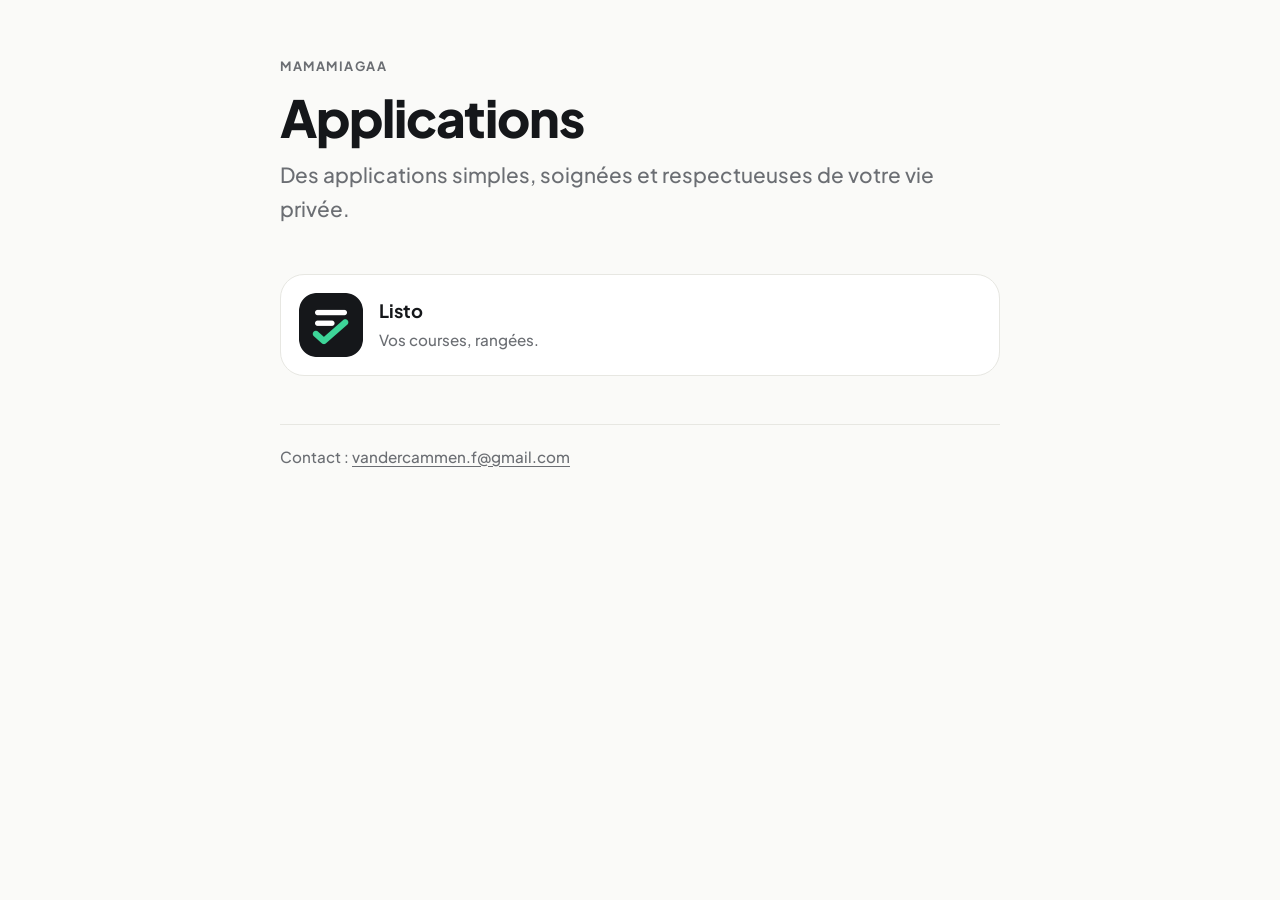
<file: docs/index.html>
<!doctype html>
<html lang="fr">
<head>
<meta charset="utf-8">
<meta name="viewport" content="width=device-width, initial-scale=1">
<title>mamamiagaa — Applications</title>
<meta name="description" content="Des applications simples, soignées et respectueuses de votre vie privée.">
<meta property="og:title" content="mamamiagaa — Applications">
<meta property="og:description" content="Des applications simples, soignées et respectueuses de votre vie privée.">

<link rel="stylesheet" href="assets/style.css">
<style>:root{--accent:#15171A}</style>
</head>
<body>

<main class="wrap">
<header class="hero">
  <p class="eyebrow">mamamiagaa</p>
  <h1>Applications</h1>
  <p class="lead">Des applications simples, soignées et respectueuses de votre vie privée.</p>
</header>
<section class="cards"><a class="card" href="listo/">
  <img src="listo/assets/icon.png" alt="" width="64" height="64">
  <span><strong>Listo</strong><small>Vos courses, rangées.</small></span>
</a></section>
<footer>Contact : <a href="mailto:vandercammen.f@gmail.com">vandercammen.f@gmail.com</a></footer>
</main>
</body>
</html>
</file>
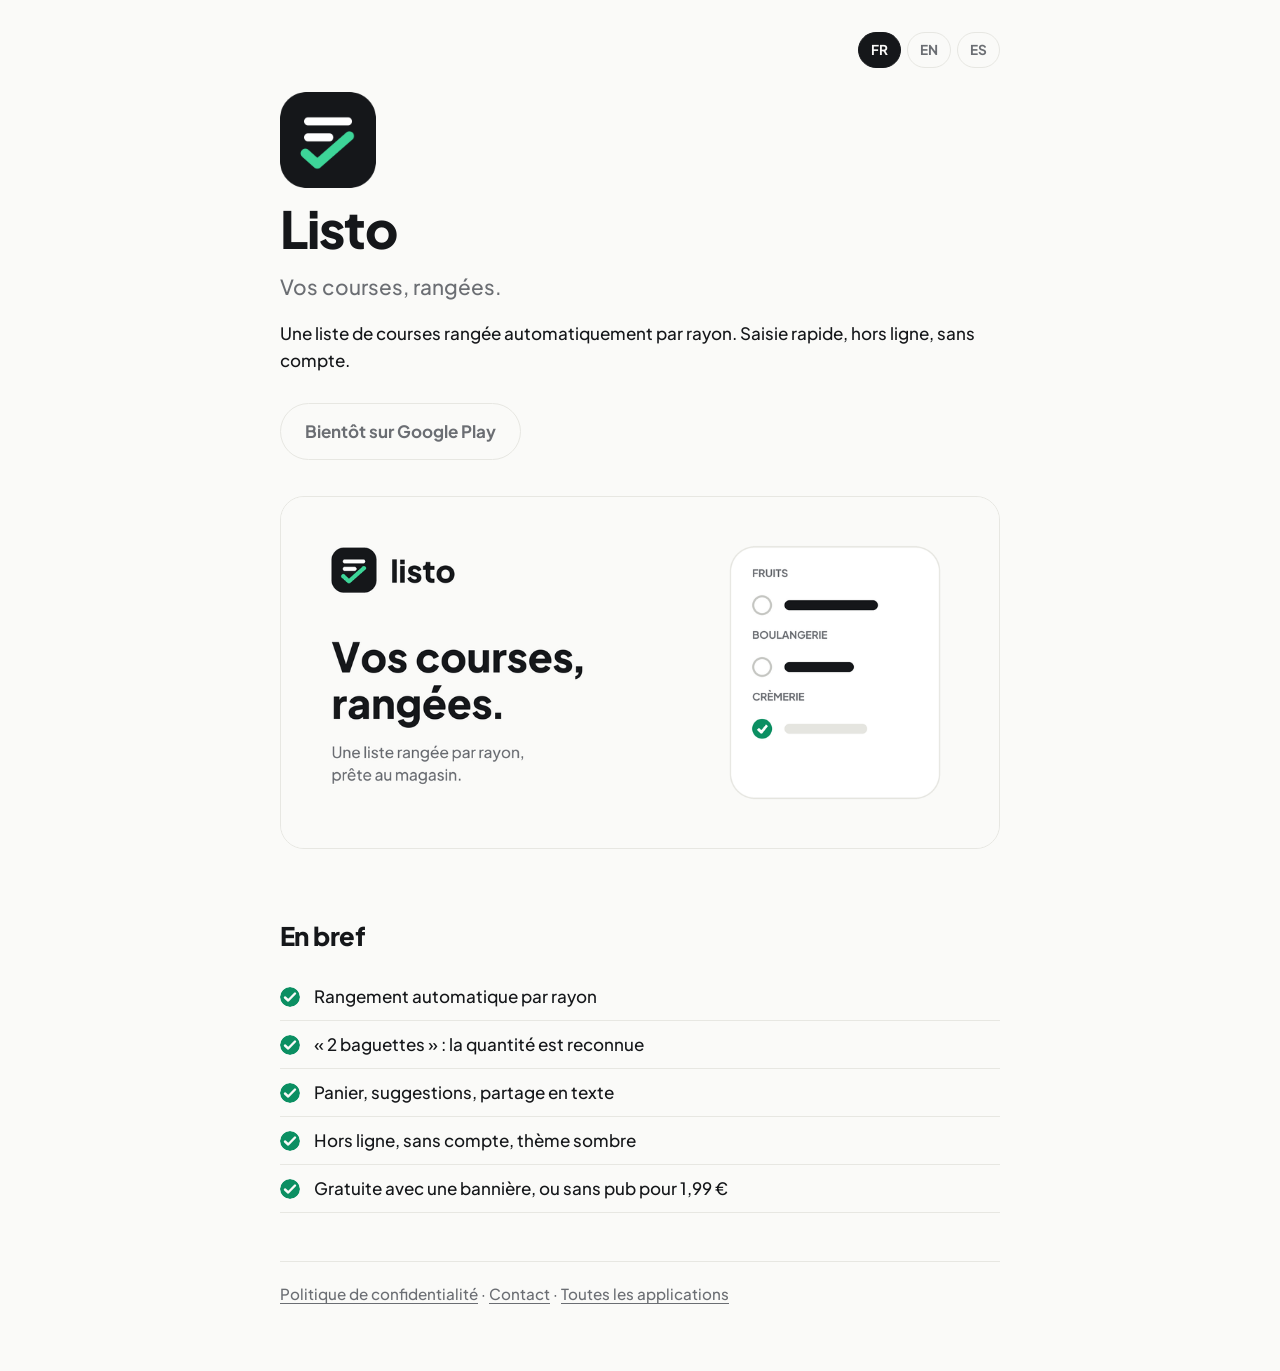
<file: docs/listo/index.html>
<!doctype html>
<html lang="fr">
<head>
<meta charset="utf-8">
<meta name="viewport" content="width=device-width, initial-scale=1">
<title>Listo — Vos courses, rangées.</title>
<meta name="description" content="Une liste de courses rangée automatiquement par rayon. Saisie rapide, hors ligne, sans compte.">
<meta property="og:title" content="Listo — Vos courses, rangées.">
<meta property="og:description" content="Une liste de courses rangée automatiquement par rayon. Saisie rapide, hors ligne, sans compte.">
<meta property="og:image" content="https://mamamiagaa.github.io/listo/assets/feature-fr.png">
<link rel="stylesheet" href="../assets/style.css">
<style>:root{--accent:#0B8F62}</style>
</head>
<body>

<main class="wrap">
<nav class="langs"><a href="../listo/" class="on" aria-current="page" lang="fr">FR</a><a href="../listo/en/" lang="en">EN</a><a href="../listo/es/" lang="es">ES</a></nav>
<header class="hero app">
  <img class="icon" src="../listo/assets/icon.png" alt="" width="96" height="96">
  <h1>Listo</h1>
  <p class="lead">Vos courses, rangées.</p>
  <p>Une liste de courses rangée automatiquement par rayon. Saisie rapide, hors ligne, sans compte.</p>
  <span class="btn ghost">Bientôt sur Google Play</span>
</header>
<img class="feature" src="../listo/assets/feature-fr.png" alt="Listo — Vos courses, rangées.">
<section><h2>En bref</h2><ul class="checks"><li>Rangement automatique par rayon</li><li>« 2 baguettes » : la quantité est reconnue</li><li>Panier, suggestions, partage en texte</li><li>Hors ligne, sans compte, thème sombre</li><li>Gratuite avec une bannière, ou sans pub pour 1,99 €</li></ul></section>
<footer>
  <a href="../listo/privacy/#français">Politique de confidentialité</a> ·
  <a href="mailto:vandercammen.f@gmail.com">Contact</a> ·
  <a href="../">Toutes les applications</a>
</footer>
</main>
</body>
</html>
</file>
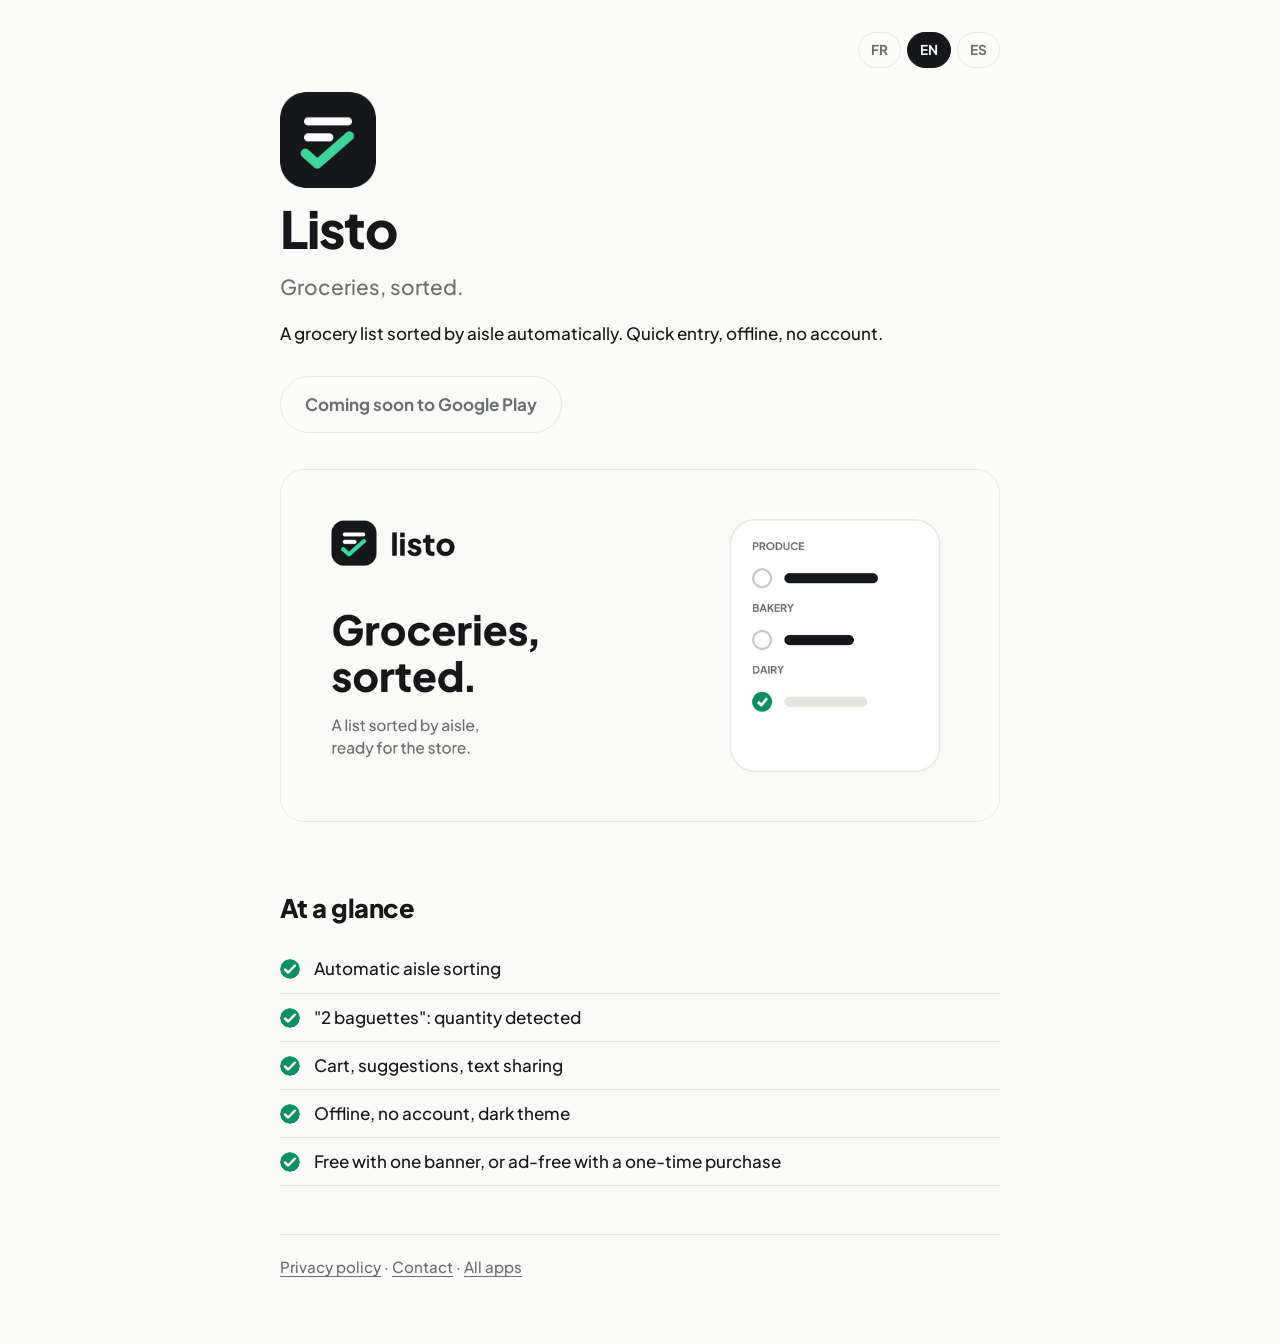
<file: docs/listo/en/index.html>
<!doctype html>
<html lang="en">
<head>
<meta charset="utf-8">
<meta name="viewport" content="width=device-width, initial-scale=1">
<title>Listo — Groceries, sorted.</title>
<meta name="description" content="A grocery list sorted by aisle automatically. Quick entry, offline, no account.">
<meta property="og:title" content="Listo — Groceries, sorted.">
<meta property="og:description" content="A grocery list sorted by aisle automatically. Quick entry, offline, no account.">
<meta property="og:image" content="https://mamamiagaa.github.io/listo/assets/feature-en.png">
<link rel="stylesheet" href="../../assets/style.css">
<style>:root{--accent:#0B8F62}</style>
</head>
<body>

<main class="wrap">
<nav class="langs"><a href="../../listo/" lang="fr">FR</a><a href="../../listo/en/" class="on" aria-current="page" lang="en">EN</a><a href="../../listo/es/" lang="es">ES</a></nav>
<header class="hero app">
  <img class="icon" src="../../listo/assets/icon.png" alt="" width="96" height="96">
  <h1>Listo</h1>
  <p class="lead">Groceries, sorted.</p>
  <p>A grocery list sorted by aisle automatically. Quick entry, offline, no account.</p>
  <span class="btn ghost">Coming soon to Google Play</span>
</header>
<img class="feature" src="../../listo/assets/feature-en.png" alt="Listo — Groceries, sorted.">
<section><h2>At a glance</h2><ul class="checks"><li>Automatic aisle sorting</li><li>&quot;2 baguettes&quot;: quantity detected</li><li>Cart, suggestions, text sharing</li><li>Offline, no account, dark theme</li><li>Free with one banner, or ad-free with a one-time purchase</li></ul></section>
<footer>
  <a href="../../listo/privacy/#english">Privacy policy</a> ·
  <a href="mailto:vandercammen.f@gmail.com">Contact</a> ·
  <a href="../../">All apps</a>
</footer>
</main>
</body>
</html>
</file>
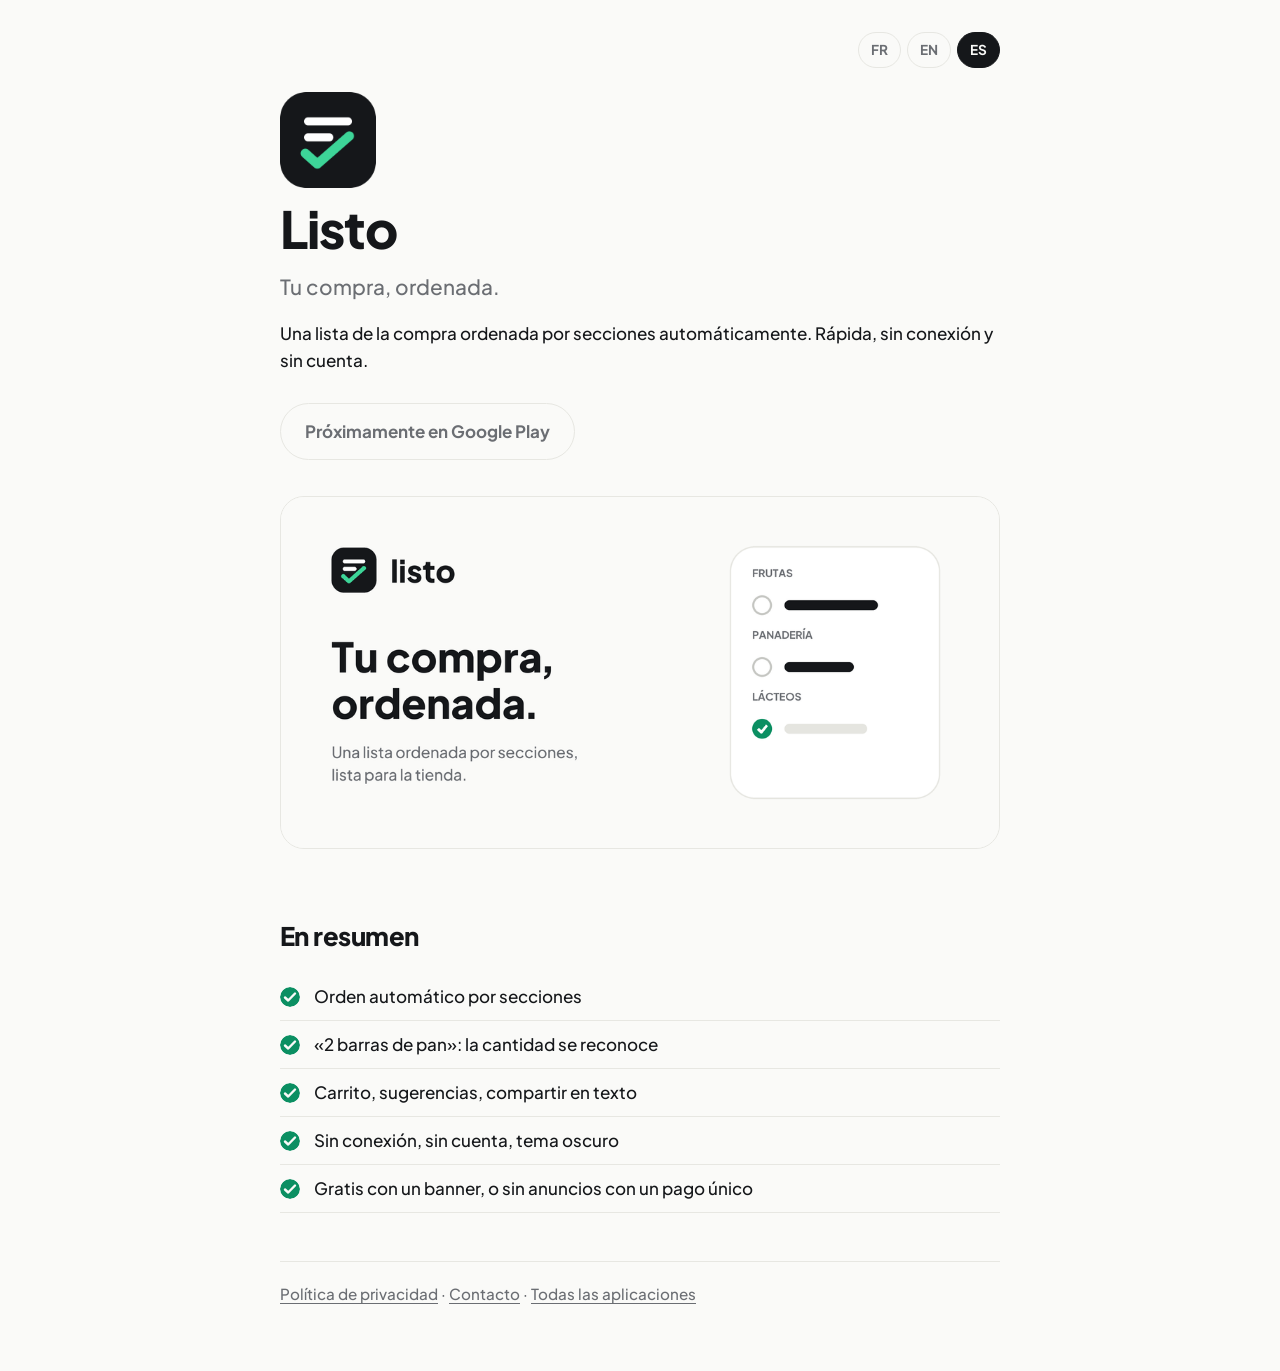
<file: docs/listo/es/index.html>
<!doctype html>
<html lang="es">
<head>
<meta charset="utf-8">
<meta name="viewport" content="width=device-width, initial-scale=1">
<title>Listo — Tu compra, ordenada.</title>
<meta name="description" content="Una lista de la compra ordenada por secciones automáticamente. Rápida, sin conexión y sin cuenta.">
<meta property="og:title" content="Listo — Tu compra, ordenada.">
<meta property="og:description" content="Una lista de la compra ordenada por secciones automáticamente. Rápida, sin conexión y sin cuenta.">
<meta property="og:image" content="https://mamamiagaa.github.io/listo/assets/feature-es.png">
<link rel="stylesheet" href="../../assets/style.css">
<style>:root{--accent:#0B8F62}</style>
</head>
<body>

<main class="wrap">
<nav class="langs"><a href="../../listo/" lang="fr">FR</a><a href="../../listo/en/" lang="en">EN</a><a href="../../listo/es/" class="on" aria-current="page" lang="es">ES</a></nav>
<header class="hero app">
  <img class="icon" src="../../listo/assets/icon.png" alt="" width="96" height="96">
  <h1>Listo</h1>
  <p class="lead">Tu compra, ordenada.</p>
  <p>Una lista de la compra ordenada por secciones automáticamente. Rápida, sin conexión y sin cuenta.</p>
  <span class="btn ghost">Próximamente en Google Play</span>
</header>
<img class="feature" src="../../listo/assets/feature-es.png" alt="Listo — Tu compra, ordenada.">
<section><h2>En resumen</h2><ul class="checks"><li>Orden automático por secciones</li><li>«2 barras de pan»: la cantidad se reconoce</li><li>Carrito, sugerencias, compartir en texto</li><li>Sin conexión, sin cuenta, tema oscuro</li><li>Gratis con un banner, o sin anuncios con un pago único</li></ul></section>
<footer>
  <a href="../../listo/privacy/#español">Política de privacidad</a> ·
  <a href="mailto:vandercammen.f@gmail.com">Contacto</a> ·
  <a href="../../">Todas las aplicaciones</a>
</footer>
</main>
</body>
</html>
</file>
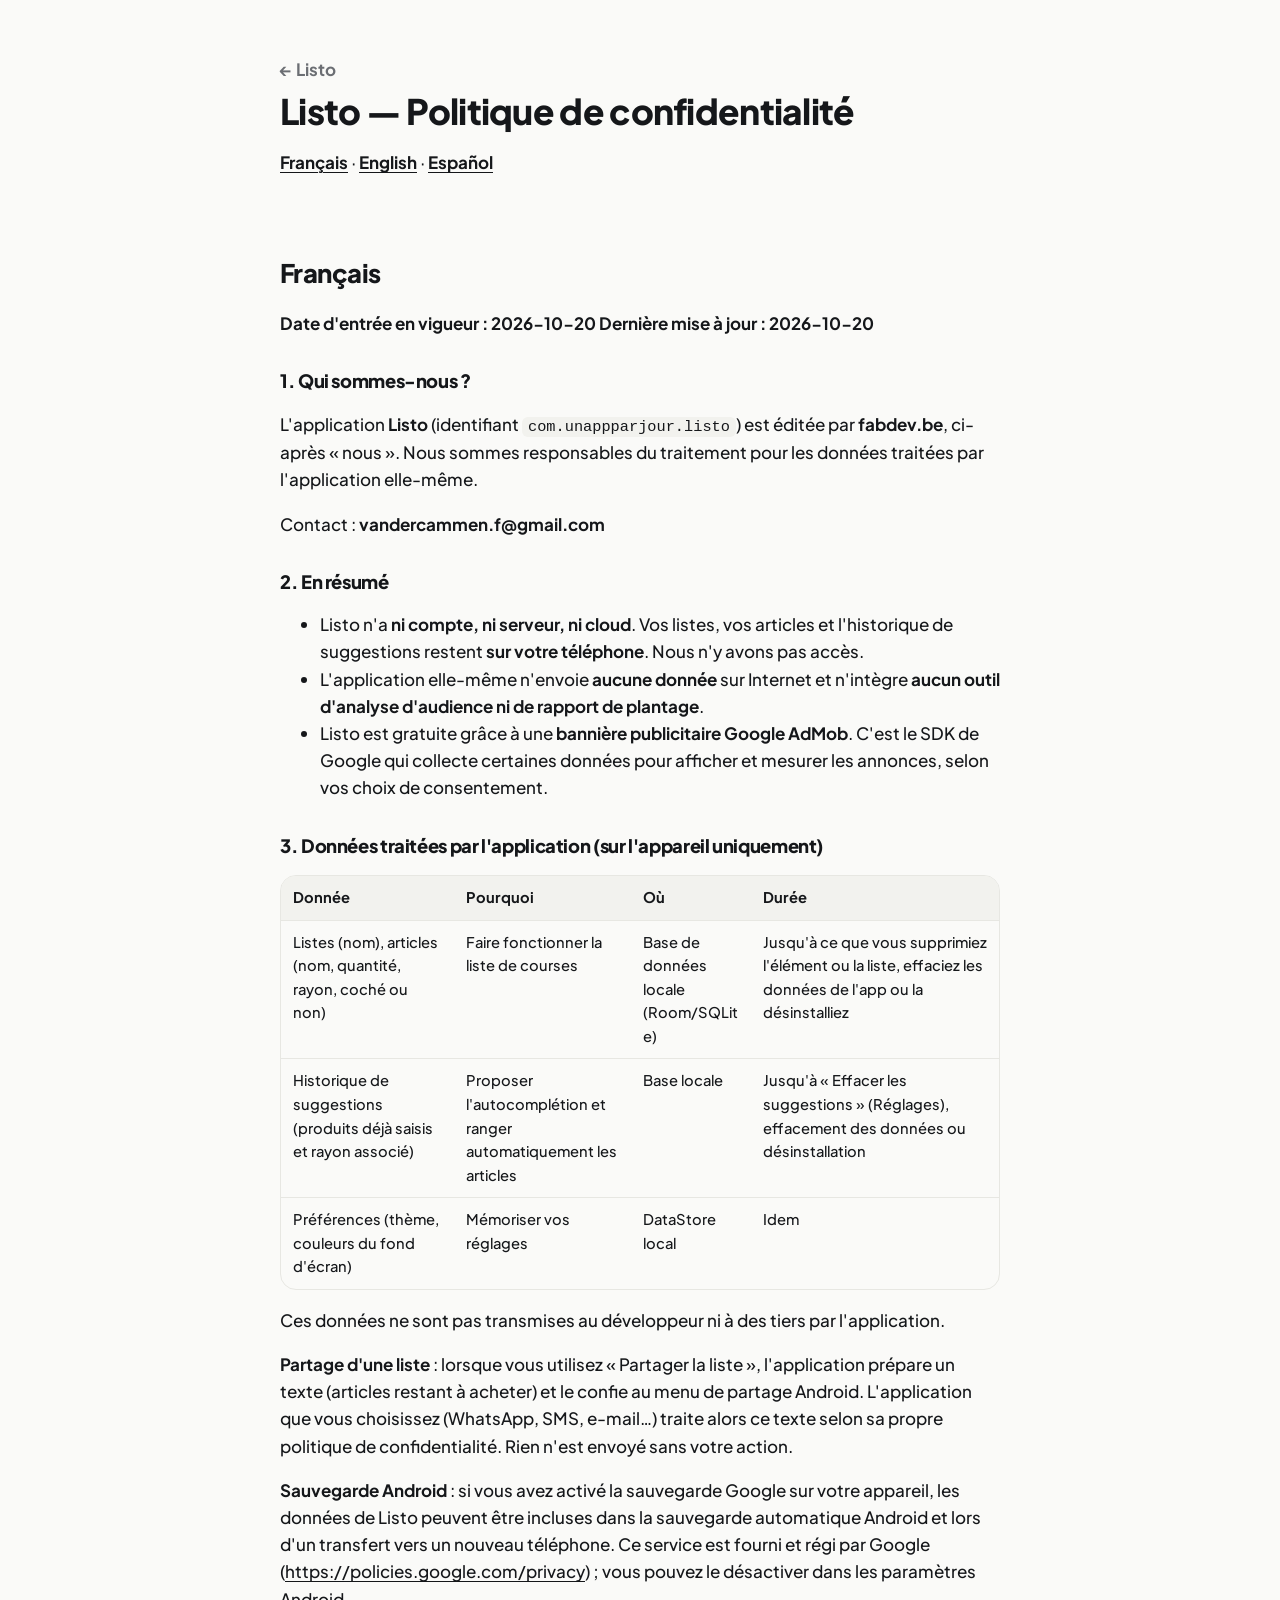
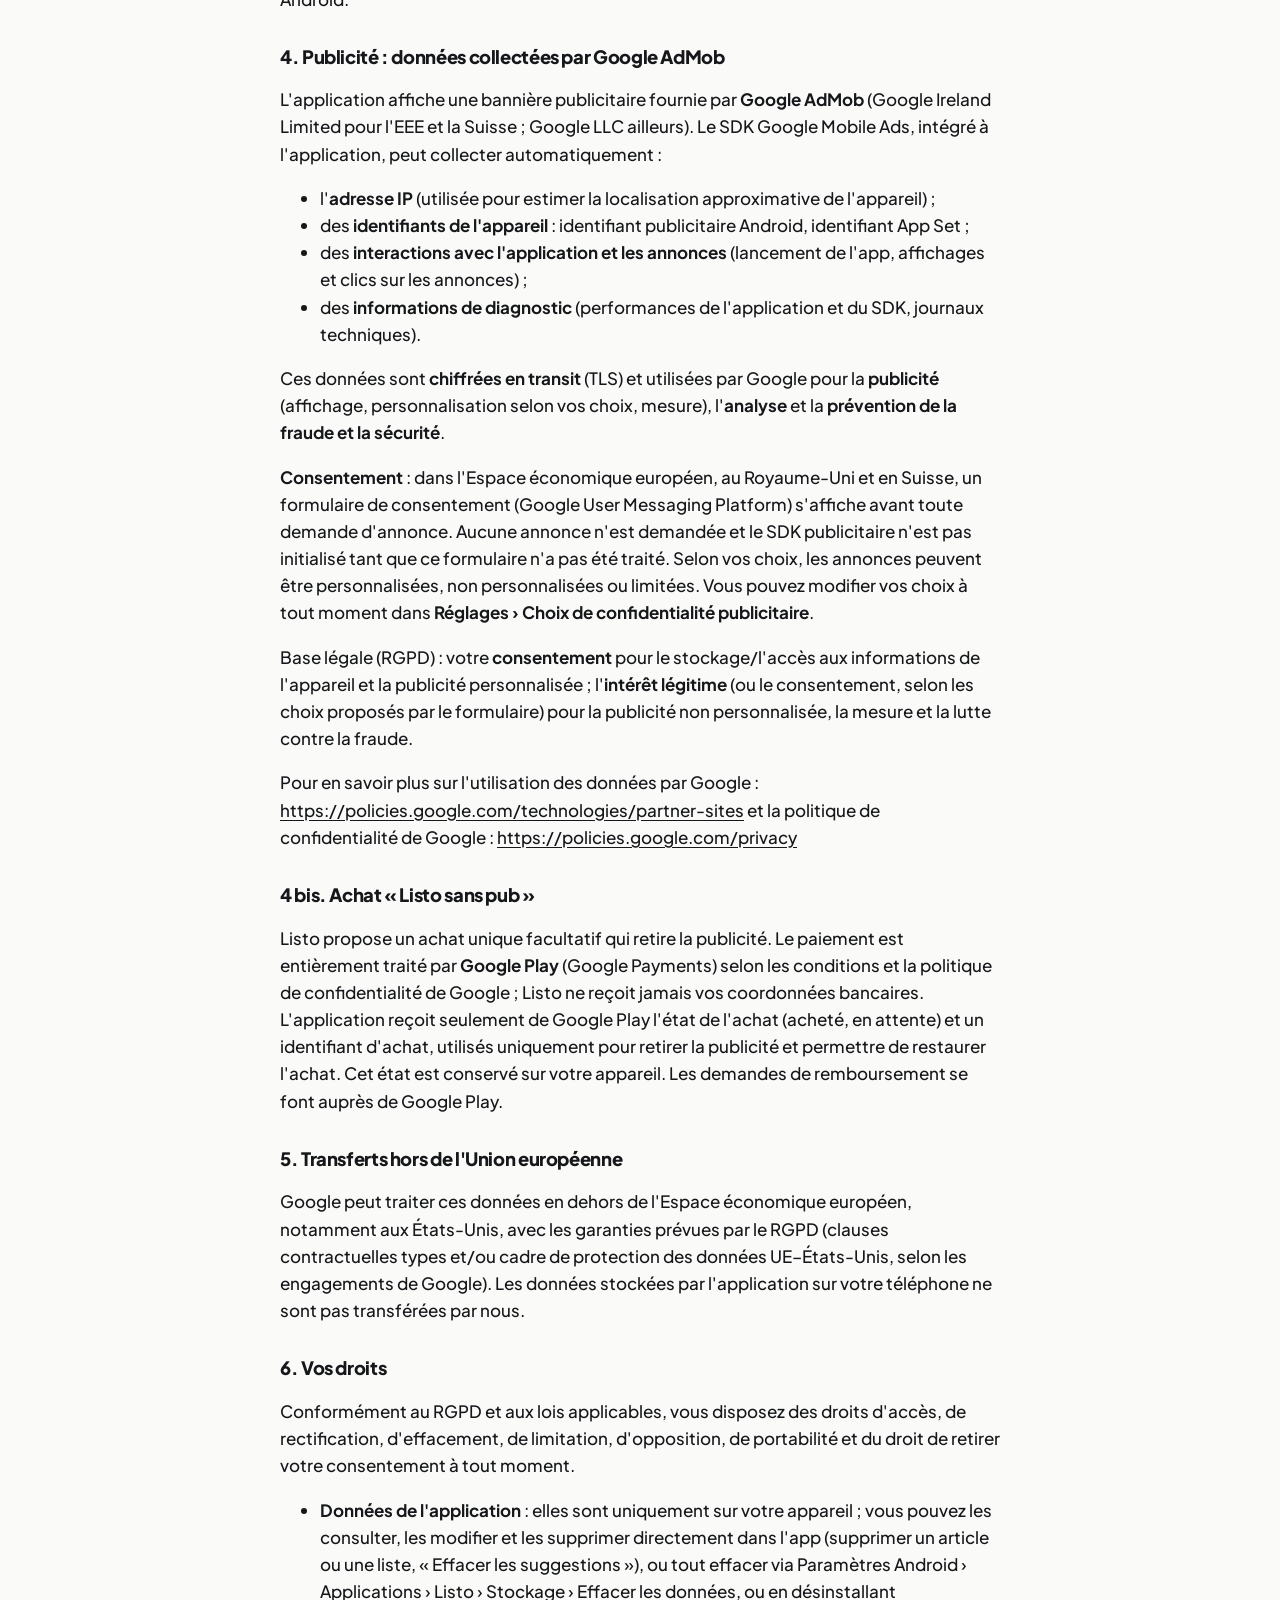
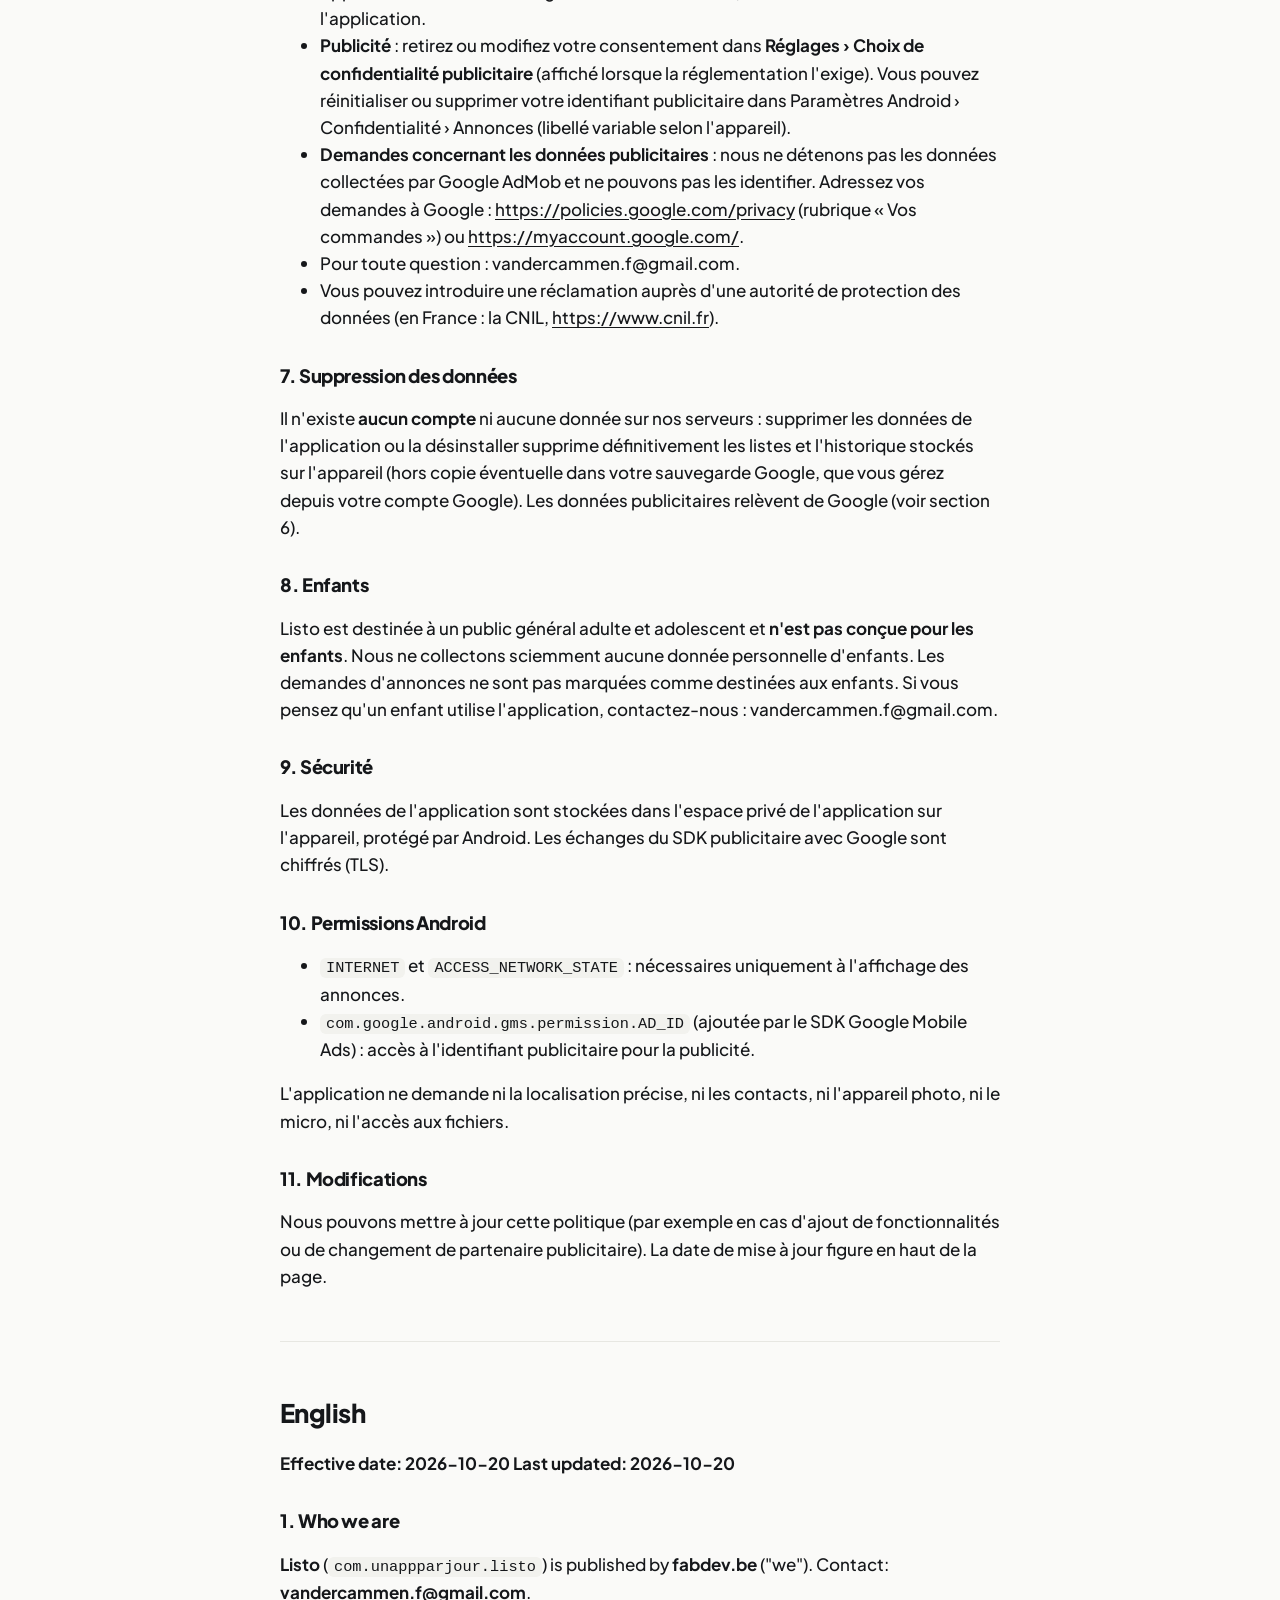
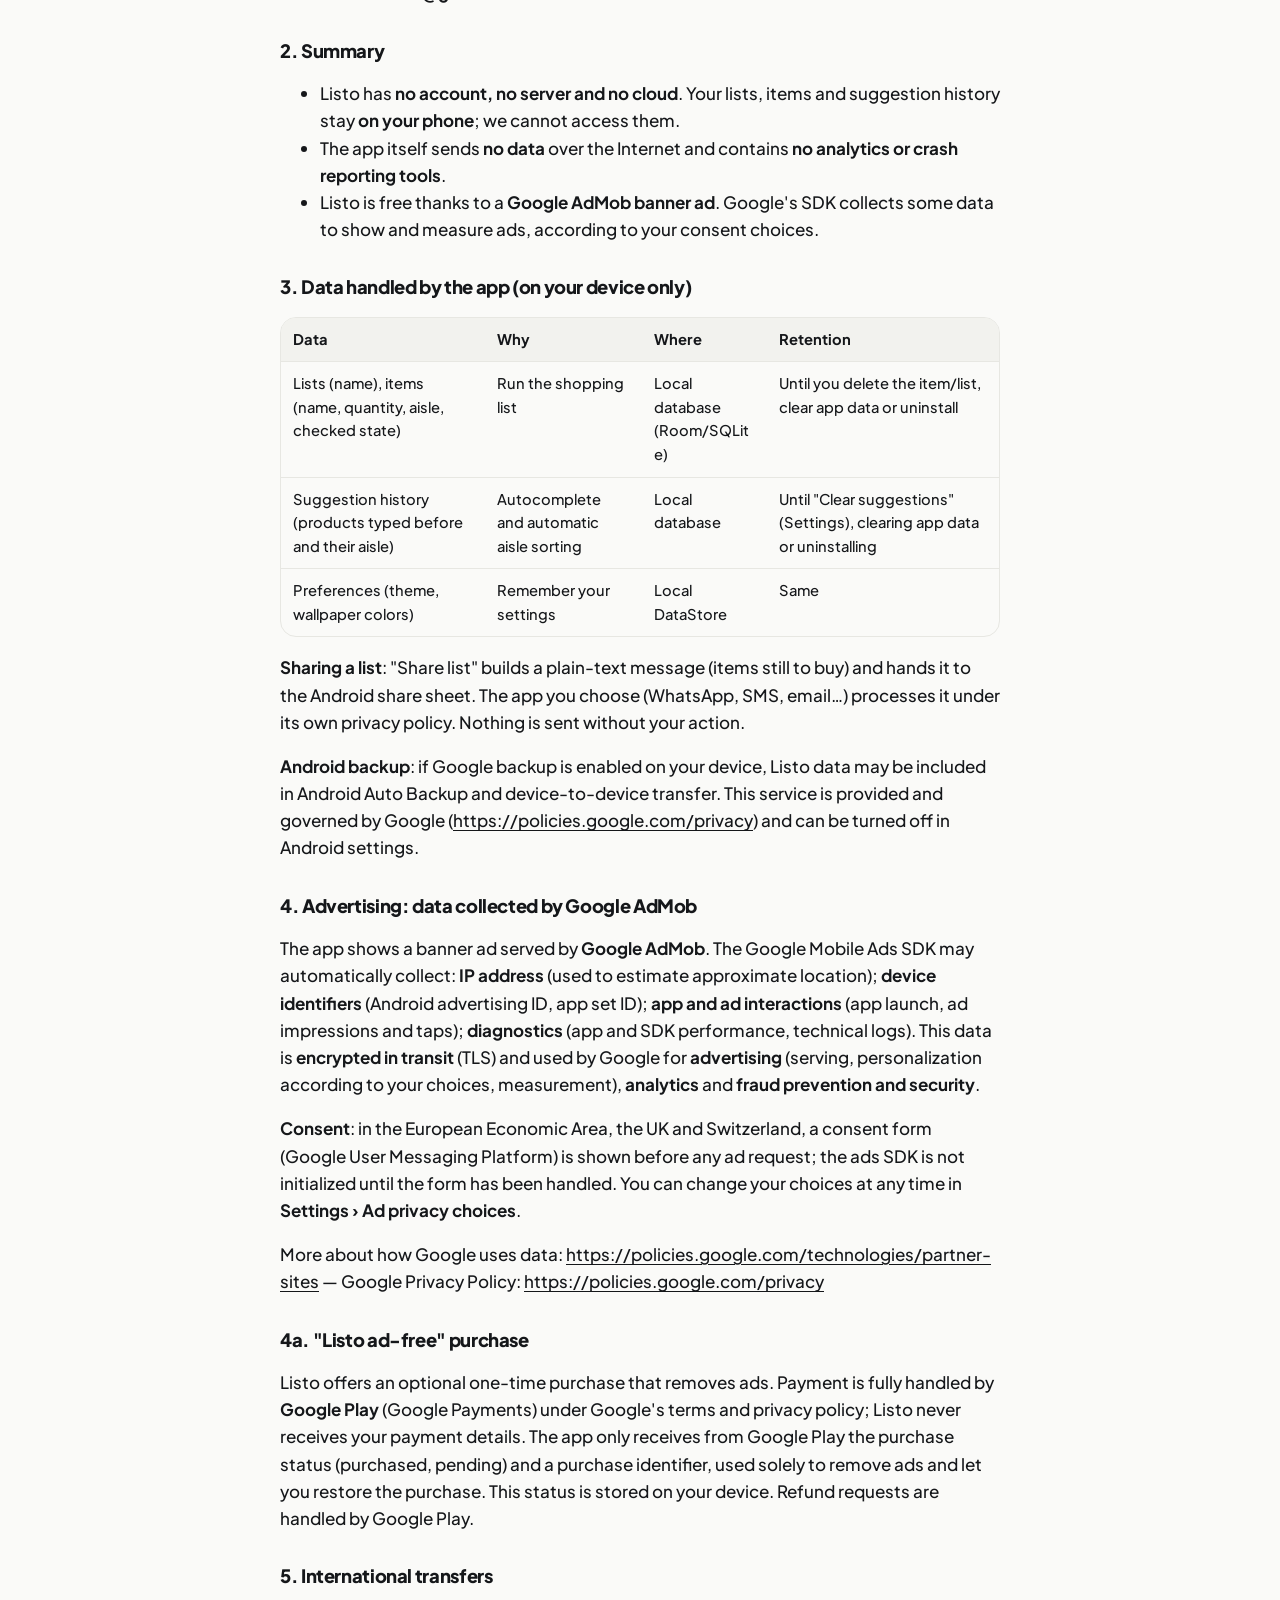
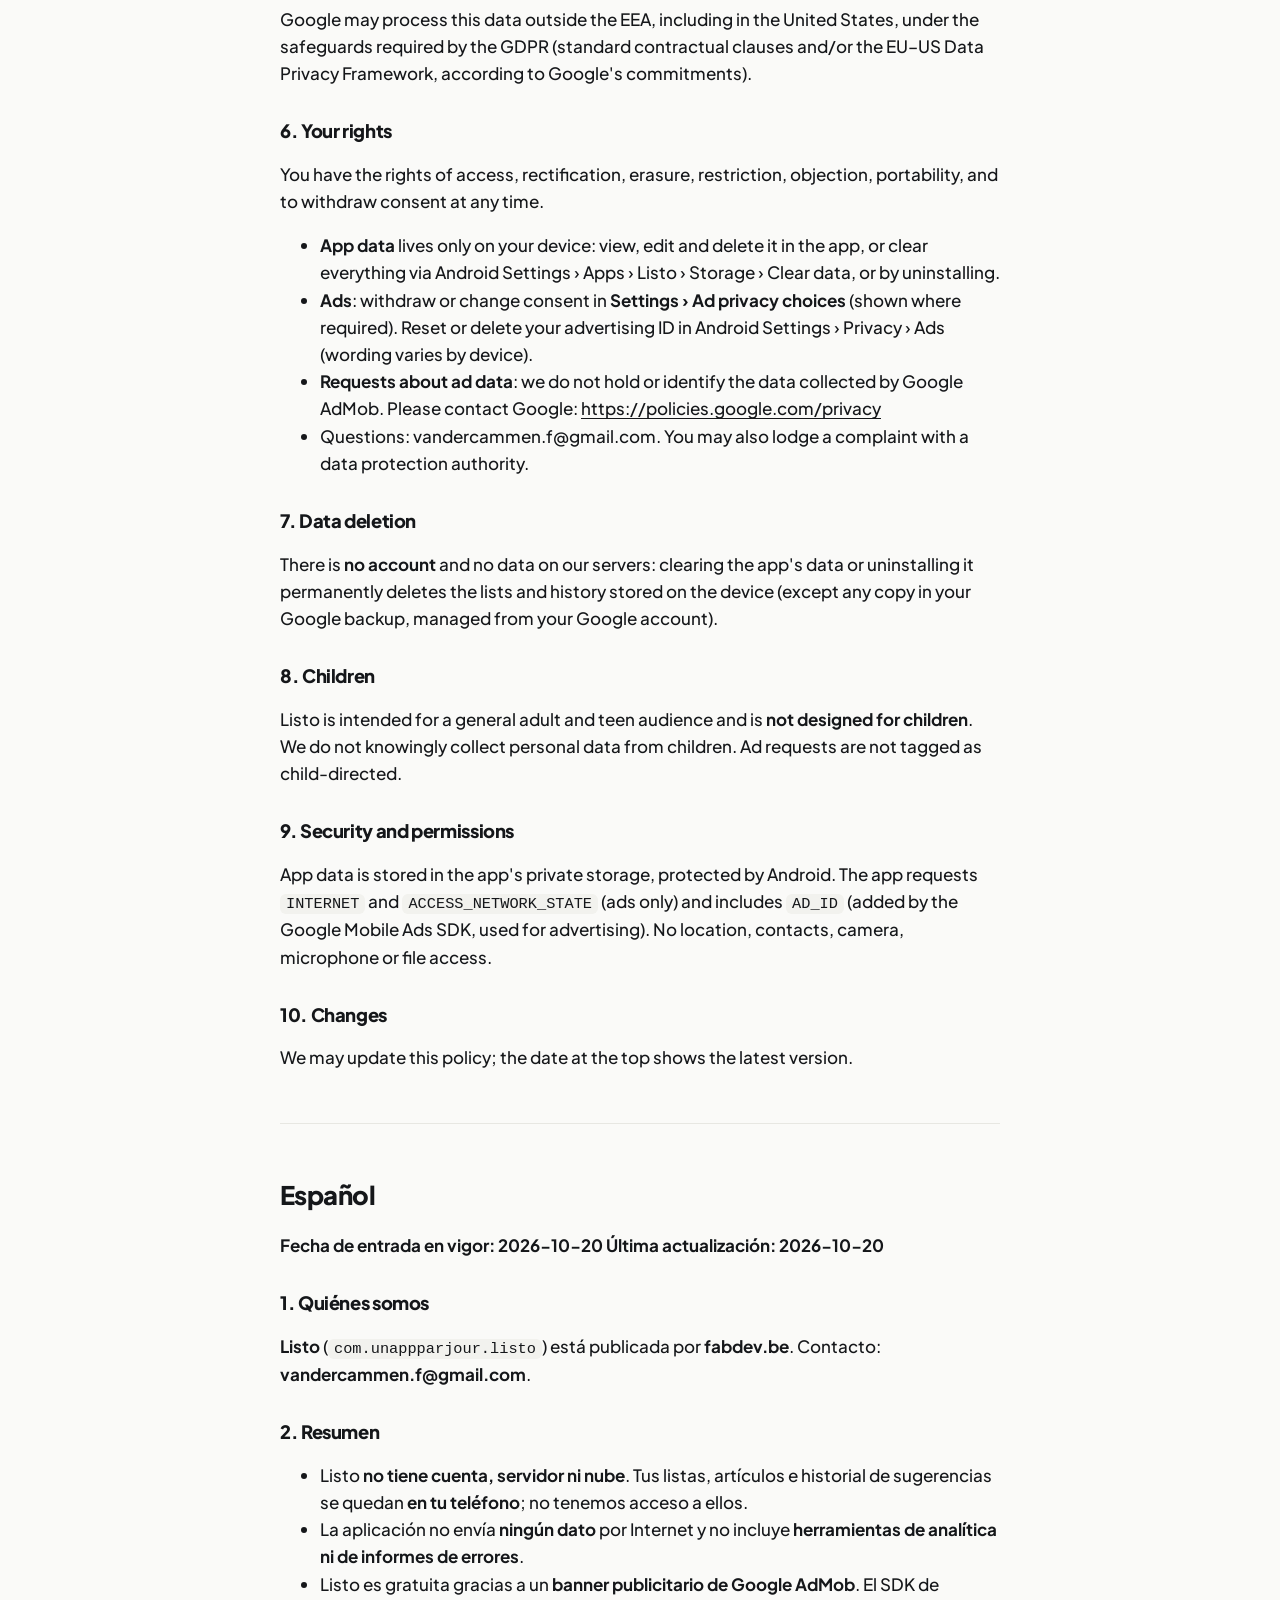
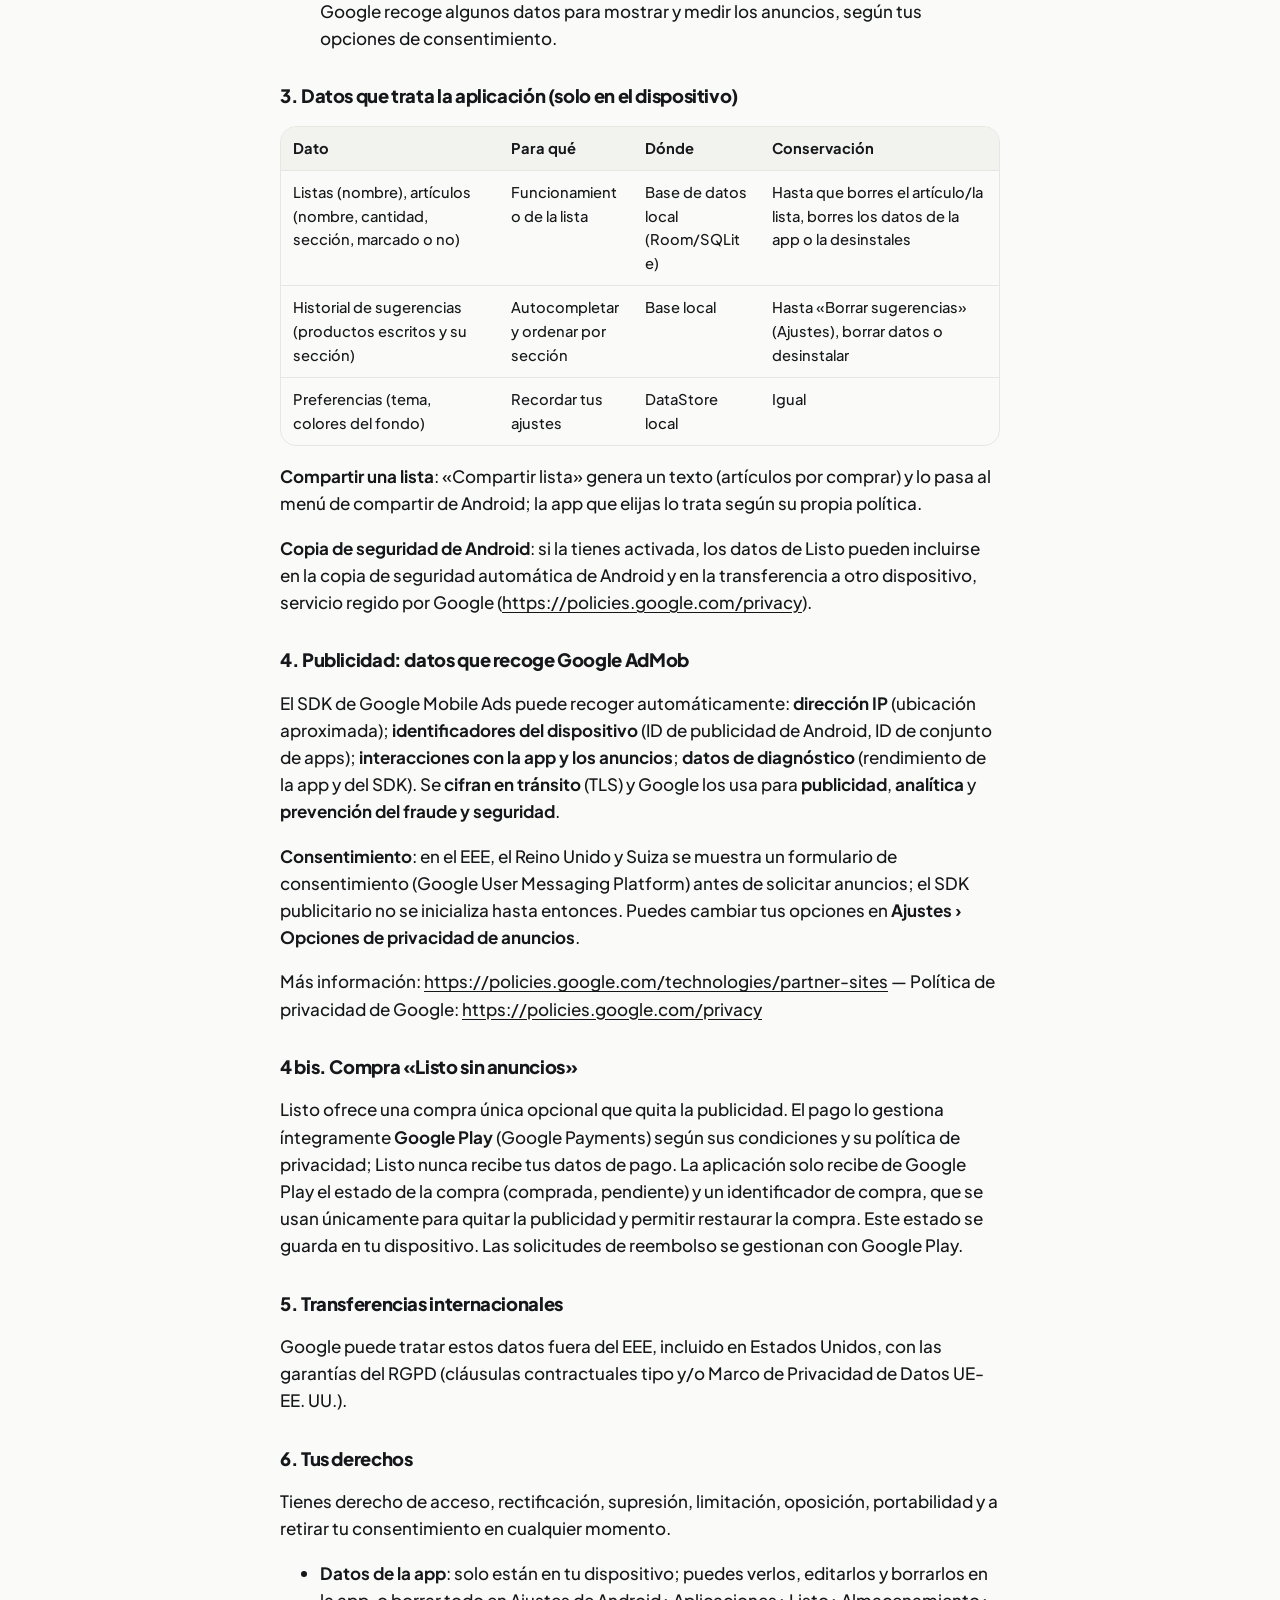
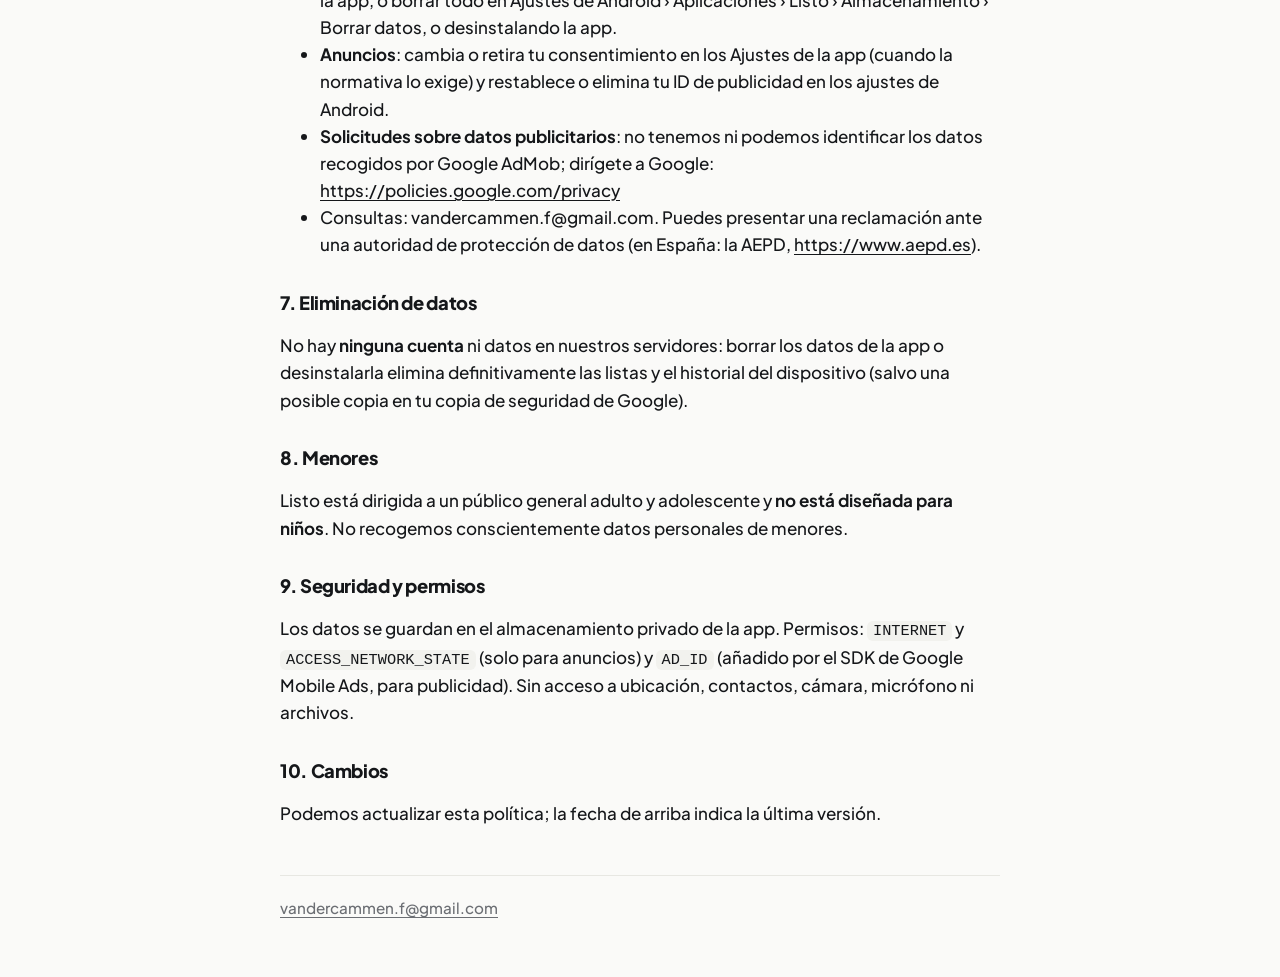
<file: docs/listo/privacy/index.html>
<!doctype html>
<html lang="fr">
<head>
<meta charset="utf-8">
<meta name="viewport" content="width=device-width, initial-scale=1">
<title>Listo — Politique de confidentialité</title>
<meta name="description" content="Listo privacy policy">
<meta property="og:title" content="Listo — Politique de confidentialité">
<meta property="og:description" content="Listo privacy policy">

<link rel="stylesheet" href="../../assets/style.css">
<style>:root{--accent:#0B8F62}</style>
</head>
<body>

<main class="wrap">
<header class="hero small">
  <a class="back" href="../">← Listo</a>
  <h1>Listo — Politique de confidentialité</h1>
  <p class="langs-inline"><a href="#français">Français</a> · <a href="#english">English</a> · <a href="#español">Español</a></p>
</header>
<article class="prose"><h2 id="français">Français</h2>
<p><strong>Date d'entrée en vigueur : 2026-10-20</strong> <strong>Dernière mise à jour : 2026-10-20</strong></p>
<h3 id="1-qui-sommes-nous">1. Qui sommes-nous ?</h3>
<p>L'application <strong>Listo</strong> (identifiant <code>com.unappparjour.listo</code>) est éditée par <strong>fabdev.be</strong>, ci-après « nous ». Nous sommes responsables du traitement pour les données traitées par l'application elle-même.</p>
<p>Contact : <strong>vandercammen.f@gmail.com</strong></p>
<h3 id="2-en-résumé">2. En résumé</h3>
<ul><li>Listo n'a <strong>ni compte, ni serveur, ni cloud</strong>. Vos listes, vos articles et l'historique de suggestions restent <strong>sur votre téléphone</strong>. Nous n'y avons pas accès.</li><li>L'application elle-même n'envoie <strong>aucune donnée</strong> sur Internet et n'intègre <strong>aucun outil d'analyse d'audience ni de rapport de plantage</strong>.</li><li>Listo est gratuite grâce à une <strong>bannière publicitaire Google AdMob</strong>. C'est le SDK de Google qui collecte certaines données pour afficher et mesurer les annonces, selon vos choix de consentement.</li></ul>
<h3 id="3-données-traitées-par-lapplication-sur-lappareil-uniquement">3. Données traitées par l'application (sur l'appareil uniquement)</h3>
<div class="table"><table><thead><tr><th>Donnée</th><th>Pourquoi</th><th>Où</th><th>Durée</th></tr></thead><tbody><tr><td>Listes (nom), articles (nom, quantité, rayon, coché ou non)</td><td>Faire fonctionner la liste de courses</td><td>Base de données locale (Room/SQLite)</td><td>Jusqu'à ce que vous supprimiez l'élément ou la liste, effaciez les données de l'app ou la désinstalliez</td></tr><tr><td>Historique de suggestions (produits déjà saisis et rayon associé)</td><td>Proposer l'autocomplétion et ranger automatiquement les articles</td><td>Base locale</td><td>Jusqu'à « Effacer les suggestions » (Réglages), effacement des données ou désinstallation</td></tr><tr><td>Préférences (thème, couleurs du fond d'écran)</td><td>Mémoriser vos réglages</td><td>DataStore local</td><td>Idem</td></tr></tbody></table></div>
<p>Ces données ne sont pas transmises au développeur ni à des tiers par l'application.</p>
<p><strong>Partage d'une liste</strong> : lorsque vous utilisez « Partager la liste », l'application prépare un texte (articles restant à acheter) et le confie au menu de partage Android. L'application que vous choisissez (WhatsApp, SMS, e-mail…) traite alors ce texte selon sa propre politique de confidentialité. Rien n'est envoyé sans votre action.</p>
<p><strong>Sauvegarde Android</strong> : si vous avez activé la sauvegarde Google sur votre appareil, les données de Listo peuvent être incluses dans la sauvegarde automatique Android et lors d'un transfert vers un nouveau téléphone. Ce service est fourni et régi par Google (<a href="https://policies.google.com/privacy">https://policies.google.com/privacy</a>) ; vous pouvez le désactiver dans les paramètres Android.</p>
<h3 id="4-publicité-données-collectées-par-google-admob">4. Publicité : données collectées par Google AdMob</h3>
<p>L'application affiche une bannière publicitaire fournie par <strong>Google AdMob</strong> (Google Ireland Limited pour l'EEE et la Suisse ; Google LLC ailleurs). Le SDK Google Mobile Ads, intégré à l'application, peut collecter automatiquement :</p>
<ul><li>l'<strong>adresse IP</strong> (utilisée pour estimer la localisation approximative de l'appareil) ;</li><li>des <strong>identifiants de l'appareil</strong> : identifiant publicitaire Android, identifiant App Set ;</li><li>des <strong>interactions avec l'application et les annonces</strong> (lancement de l'app, affichages et clics sur les annonces) ;</li><li>des <strong>informations de diagnostic</strong> (performances de l'application et du SDK, journaux techniques).</li></ul>
<p>Ces données sont <strong>chiffrées en transit</strong> (TLS) et utilisées par Google pour la <strong>publicité</strong> (affichage, personnalisation selon vos choix, mesure), l'<strong>analyse</strong> et la <strong>prévention de la fraude et la sécurité</strong>.</p>
<p><strong>Consentement</strong> : dans l'Espace économique européen, au Royaume-Uni et en Suisse, un formulaire de consentement (Google User Messaging Platform) s'affiche avant toute demande d'annonce. Aucune annonce n'est demandée et le SDK publicitaire n'est pas initialisé tant que ce formulaire n'a pas été traité. Selon vos choix, les annonces peuvent être personnalisées, non personnalisées ou limitées. Vous pouvez modifier vos choix à tout moment dans <strong>Réglages › Choix de confidentialité publicitaire</strong>.</p>
<p>Base légale (RGPD) : votre <strong>consentement</strong> pour le stockage/l'accès aux informations de l'appareil et la publicité personnalisée ; l'<strong>intérêt légitime</strong> (ou le consentement, selon les choix proposés par le formulaire) pour la publicité non personnalisée, la mesure et la lutte contre la fraude.</p>
<p>Pour en savoir plus sur l'utilisation des données par Google : <a href="https://policies.google.com/technologies/partner-sites">https://policies.google.com/technologies/partner-sites</a> et la politique de confidentialité de Google : <a href="https://policies.google.com/privacy">https://policies.google.com/privacy</a></p>
<h3 id="4-bis-achat-listo-sans-pub">4 bis. Achat « Listo sans pub »</h3>
<p>Listo propose un achat unique facultatif qui retire la publicité. Le paiement est entièrement traité par <strong>Google Play</strong> (Google Payments) selon les conditions et la politique de confidentialité de Google ; Listo ne reçoit jamais vos coordonnées bancaires. L'application reçoit seulement de Google Play l'état de l'achat (acheté, en attente) et un identifiant d'achat, utilisés uniquement pour retirer la publicité et permettre de restaurer l'achat. Cet état est conservé sur votre appareil. Les demandes de remboursement se font auprès de Google Play.</p>
<h3 id="5-transferts-hors-de-lunion-européenne">5. Transferts hors de l'Union européenne</h3>
<p>Google peut traiter ces données en dehors de l'Espace économique européen, notamment aux États-Unis, avec les garanties prévues par le RGPD (clauses contractuelles types et/ou cadre de protection des données UE–États-Unis, selon les engagements de Google). Les données stockées par l'application sur votre téléphone ne sont pas transférées par nous.</p>
<h3 id="6-vos-droits">6. Vos droits</h3>
<p>Conformément au RGPD et aux lois applicables, vous disposez des droits d'accès, de rectification, d'effacement, de limitation, d'opposition, de portabilité et du droit de retirer votre consentement à tout moment.</p>
<ul><li><strong>Données de l'application</strong> : elles sont uniquement sur votre appareil ; vous pouvez les consulter, les modifier et les supprimer directement dans l'app (supprimer un article ou une liste, « Effacer les suggestions »), ou tout effacer via Paramètres Android › Applications › Listo › Stockage › Effacer les données, ou en désinstallant l'application.</li><li><strong>Publicité</strong> : retirez ou modifiez votre consentement dans <strong>Réglages › Choix de confidentialité publicitaire</strong> (affiché lorsque la réglementation l'exige). Vous pouvez réinitialiser ou supprimer votre identifiant publicitaire dans Paramètres Android › Confidentialité › Annonces (libellé variable selon l'appareil).</li><li><strong>Demandes concernant les données publicitaires</strong> : nous ne détenons pas les données collectées par Google AdMob et ne pouvons pas les identifier. Adressez vos demandes à Google : <a href="https://policies.google.com/privacy">https://policies.google.com/privacy</a> (rubrique « Vos commandes ») ou <a href="https://myaccount.google.com/">https://myaccount.google.com/</a>.</li><li>Pour toute question : vandercammen.f@gmail.com.</li><li>Vous pouvez introduire une réclamation auprès d'une autorité de protection des données (en France : la CNIL, <a href="https://www.cnil.fr">https://www.cnil.fr</a>).</li></ul>
<h3 id="7-suppression-des-données">7. Suppression des données</h3>
<p>Il n'existe <strong>aucun compte</strong> ni aucune donnée sur nos serveurs : supprimer les données de l'application ou la désinstaller supprime définitivement les listes et l'historique stockés sur l'appareil (hors copie éventuelle dans votre sauvegarde Google, que vous gérez depuis votre compte Google). Les données publicitaires relèvent de Google (voir section 6).</p>
<h3 id="8-enfants">8. Enfants</h3>
<p>Listo est destinée à un public général adulte et adolescent et <strong>n'est pas conçue pour les enfants</strong>. Nous ne collectons sciemment aucune donnée personnelle d'enfants. Les demandes d'annonces ne sont pas marquées comme destinées aux enfants. Si vous pensez qu'un enfant utilise l'application, contactez-nous : vandercammen.f@gmail.com.</p>
<h3 id="9-sécurité">9. Sécurité</h3>
<p>Les données de l'application sont stockées dans l'espace privé de l'application sur l'appareil, protégé par Android. Les échanges du SDK publicitaire avec Google sont chiffrés (TLS).</p>
<h3 id="10-permissions-android">10. Permissions Android</h3>
<ul><li><code>INTERNET</code> et <code>ACCESS_NETWORK_STATE</code> : nécessaires uniquement à l'affichage des annonces.</li><li><code>com.google.android.gms.permission.AD_ID</code> (ajoutée par le SDK Google Mobile Ads) : accès à l'identifiant publicitaire pour la publicité.</li></ul>
<p>L'application ne demande ni la localisation précise, ni les contacts, ni l'appareil photo, ni le micro, ni l'accès aux fichiers.</p>
<h3 id="11-modifications">11. Modifications</h3>
<p>Nous pouvons mettre à jour cette politique (par exemple en cas d'ajout de fonctionnalités ou de changement de partenaire publicitaire). La date de mise à jour figure en haut de la page.</p>
<hr>
<h2 id="english">English</h2>
<p><strong>Effective date: 2026-10-20</strong> <strong>Last updated: 2026-10-20</strong></p>
<h3 id="1-who-we-are">1. Who we are</h3>
<p><strong>Listo</strong> (<code>com.unappparjour.listo</code>) is published by <strong>fabdev.be</strong> ("we"). Contact: <strong>vandercammen.f@gmail.com</strong>.</p>
<h3 id="2-summary">2. Summary</h3>
<ul><li>Listo has <strong>no account, no server and no cloud</strong>. Your lists, items and suggestion history stay <strong>on your phone</strong>; we cannot access them.</li><li>The app itself sends <strong>no data</strong> over the Internet and contains <strong>no analytics or crash reporting tools</strong>.</li><li>Listo is free thanks to a <strong>Google AdMob banner ad</strong>. Google's SDK collects some data to show and measure ads, according to your consent choices.</li></ul>
<h3 id="3-data-handled-by-the-app-on-your-device-only">3. Data handled by the app (on your device only)</h3>
<div class="table"><table><thead><tr><th>Data</th><th>Why</th><th>Where</th><th>Retention</th></tr></thead><tbody><tr><td>Lists (name), items (name, quantity, aisle, checked state)</td><td>Run the shopping list</td><td>Local database (Room/SQLite)</td><td>Until you delete the item/list, clear app data or uninstall</td></tr><tr><td>Suggestion history (products typed before and their aisle)</td><td>Autocomplete and automatic aisle sorting</td><td>Local database</td><td>Until "Clear suggestions" (Settings), clearing app data or uninstalling</td></tr><tr><td>Preferences (theme, wallpaper colors)</td><td>Remember your settings</td><td>Local DataStore</td><td>Same</td></tr></tbody></table></div>
<p><strong>Sharing a list</strong>: "Share list" builds a plain-text message (items still to buy) and hands it to the Android share sheet. The app you choose (WhatsApp, SMS, email…) processes it under its own privacy policy. Nothing is sent without your action.</p>
<p><strong>Android backup</strong>: if Google backup is enabled on your device, Listo data may be included in Android Auto Backup and device-to-device transfer. This service is provided and governed by Google (<a href="https://policies.google.com/privacy">https://policies.google.com/privacy</a>) and can be turned off in Android settings.</p>
<h3 id="4-advertising-data-collected-by-google-admob">4. Advertising: data collected by Google AdMob</h3>
<p>The app shows a banner ad served by <strong>Google AdMob</strong>. The Google Mobile Ads SDK may automatically collect: <strong>IP address</strong> (used to estimate approximate location); <strong>device identifiers</strong> (Android advertising ID, app set ID); <strong>app and ad interactions</strong> (app launch, ad impressions and taps); <strong>diagnostics</strong> (app and SDK performance, technical logs). This data is <strong>encrypted in transit</strong> (TLS) and used by Google for <strong>advertising</strong> (serving, personalization according to your choices, measurement), <strong>analytics</strong> and <strong>fraud prevention and security</strong>.</p>
<p><strong>Consent</strong>: in the European Economic Area, the UK and Switzerland, a consent form (Google User Messaging Platform) is shown before any ad request; the ads SDK is not initialized until the form has been handled. You can change your choices at any time in <strong>Settings › Ad privacy choices</strong>.</p>
<p>More about how Google uses data: <a href="https://policies.google.com/technologies/partner-sites">https://policies.google.com/technologies/partner-sites</a> — Google Privacy Policy: <a href="https://policies.google.com/privacy">https://policies.google.com/privacy</a></p>
<h3 id="4a-listo-ad-free-purchase">4a. "Listo ad-free" purchase</h3>
<p>Listo offers an optional one-time purchase that removes ads. Payment is fully handled by <strong>Google Play</strong> (Google Payments) under Google's terms and privacy policy; Listo never receives your payment details. The app only receives from Google Play the purchase status (purchased, pending) and a purchase identifier, used solely to remove ads and let you restore the purchase. This status is stored on your device. Refund requests are handled by Google Play.</p>
<h3 id="5-international-transfers">5. International transfers</h3>
<p>Google may process this data outside the EEA, including in the United States, under the safeguards required by the GDPR (standard contractual clauses and/or the EU–US Data Privacy Framework, according to Google's commitments).</p>
<h3 id="6-your-rights">6. Your rights</h3>
<p>You have the rights of access, rectification, erasure, restriction, objection, portability, and to withdraw consent at any time.</p>
<ul><li><strong>App data</strong> lives only on your device: view, edit and delete it in the app, or clear everything via Android Settings › Apps › Listo › Storage › Clear data, or by uninstalling.</li><li><strong>Ads</strong>: withdraw or change consent in <strong>Settings › Ad privacy choices</strong> (shown where required). Reset or delete your advertising ID in Android Settings › Privacy › Ads (wording varies by device).</li><li><strong>Requests about ad data</strong>: we do not hold or identify the data collected by Google AdMob. Please contact Google: <a href="https://policies.google.com/privacy">https://policies.google.com/privacy</a></li><li>Questions: vandercammen.f@gmail.com. You may also lodge a complaint with a data protection authority.</li></ul>
<h3 id="7-data-deletion">7. Data deletion</h3>
<p>There is <strong>no account</strong> and no data on our servers: clearing the app's data or uninstalling it permanently deletes the lists and history stored on the device (except any copy in your Google backup, managed from your Google account).</p>
<h3 id="8-children">8. Children</h3>
<p>Listo is intended for a general adult and teen audience and is <strong>not designed for children</strong>. We do not knowingly collect personal data from children. Ad requests are not tagged as child-directed.</p>
<h3 id="9-security-and-permissions">9. Security and permissions</h3>
<p>App data is stored in the app's private storage, protected by Android. The app requests <code>INTERNET</code> and <code>ACCESS_NETWORK_STATE</code> (ads only) and includes <code>AD_ID</code> (added by the Google Mobile Ads SDK, used for advertising). No location, contacts, camera, microphone or file access.</p>
<h3 id="10-changes">10. Changes</h3>
<p>We may update this policy; the date at the top shows the latest version.</p>
<hr>
<h2 id="español">Español</h2>
<p><strong>Fecha de entrada en vigor: 2026-10-20</strong> <strong>Última actualización: 2026-10-20</strong></p>
<h3 id="1-quiénes-somos">1. Quiénes somos</h3>
<p><strong>Listo</strong> (<code>com.unappparjour.listo</code>) está publicada por <strong>fabdev.be</strong>. Contacto: <strong>vandercammen.f@gmail.com</strong>.</p>
<h3 id="2-resumen">2. Resumen</h3>
<ul><li>Listo <strong>no tiene cuenta, servidor ni nube</strong>. Tus listas, artículos e historial de sugerencias se quedan <strong>en tu teléfono</strong>; no tenemos acceso a ellos.</li><li>La aplicación no envía <strong>ningún dato</strong> por Internet y no incluye <strong>herramientas de analítica ni de informes de errores</strong>.</li><li>Listo es gratuita gracias a un <strong>banner publicitario de Google AdMob</strong>. El SDK de Google recoge algunos datos para mostrar y medir los anuncios, según tus opciones de consentimiento.</li></ul>
<h3 id="3-datos-que-trata-la-aplicación-solo-en-el-dispositivo">3. Datos que trata la aplicación (solo en el dispositivo)</h3>
<div class="table"><table><thead><tr><th>Dato</th><th>Para qué</th><th>Dónde</th><th>Conservación</th></tr></thead><tbody><tr><td>Listas (nombre), artículos (nombre, cantidad, sección, marcado o no)</td><td>Funcionamiento de la lista</td><td>Base de datos local (Room/SQLite)</td><td>Hasta que borres el artículo/la lista, borres los datos de la app o la desinstales</td></tr><tr><td>Historial de sugerencias (productos escritos y su sección)</td><td>Autocompletar y ordenar por sección</td><td>Base local</td><td>Hasta «Borrar sugerencias» (Ajustes), borrar datos o desinstalar</td></tr><tr><td>Preferencias (tema, colores del fondo)</td><td>Recordar tus ajustes</td><td>DataStore local</td><td>Igual</td></tr></tbody></table></div>
<p><strong>Compartir una lista</strong>: «Compartir lista» genera un texto (artículos por comprar) y lo pasa al menú de compartir de Android; la app que elijas lo trata según su propia política.</p>
<p><strong>Copia de seguridad de Android</strong>: si la tienes activada, los datos de Listo pueden incluirse en la copia de seguridad automática de Android y en la transferencia a otro dispositivo, servicio regido por Google (<a href="https://policies.google.com/privacy">https://policies.google.com/privacy</a>).</p>
<h3 id="4-publicidad-datos-que-recoge-google-admob">4. Publicidad: datos que recoge Google AdMob</h3>
<p>El SDK de Google Mobile Ads puede recoger automáticamente: <strong>dirección IP</strong> (ubicación aproximada); <strong>identificadores del dispositivo</strong> (ID de publicidad de Android, ID de conjunto de apps); <strong>interacciones con la app y los anuncios</strong>; <strong>datos de diagnóstico</strong> (rendimiento de la app y del SDK). Se <strong>cifran en tránsito</strong> (TLS) y Google los usa para <strong>publicidad</strong>, <strong>analítica</strong> y <strong>prevención del fraude y seguridad</strong>.</p>
<p><strong>Consentimiento</strong>: en el EEE, el Reino Unido y Suiza se muestra un formulario de consentimiento (Google User Messaging Platform) antes de solicitar anuncios; el SDK publicitario no se inicializa hasta entonces. Puedes cambiar tus opciones en <strong>Ajustes › Opciones de privacidad de anuncios</strong>.</p>
<p>Más información: <a href="https://policies.google.com/technologies/partner-sites">https://policies.google.com/technologies/partner-sites</a> — Política de privacidad de Google: <a href="https://policies.google.com/privacy">https://policies.google.com/privacy</a></p>
<h3 id="4-bis-compra-listo-sin-anuncios">4 bis. Compra «Listo sin anuncios»</h3>
<p>Listo ofrece una compra única opcional que quita la publicidad. El pago lo gestiona íntegramente <strong>Google Play</strong> (Google Payments) según sus condiciones y su política de privacidad; Listo nunca recibe tus datos de pago. La aplicación solo recibe de Google Play el estado de la compra (comprada, pendiente) y un identificador de compra, que se usan únicamente para quitar la publicidad y permitir restaurar la compra. Este estado se guarda en tu dispositivo. Las solicitudes de reembolso se gestionan con Google Play.</p>
<h3 id="5-transferencias-internacionales">5. Transferencias internacionales</h3>
<p>Google puede tratar estos datos fuera del EEE, incluido en Estados Unidos, con las garantías del RGPD (cláusulas contractuales tipo y/o Marco de Privacidad de Datos UE-EE. UU.).</p>
<h3 id="6-tus-derechos">6. Tus derechos</h3>
<p>Tienes derecho de acceso, rectificación, supresión, limitación, oposición, portabilidad y a retirar tu consentimiento en cualquier momento.</p>
<ul><li><strong>Datos de la app</strong>: solo están en tu dispositivo; puedes verlos, editarlos y borrarlos en la app, o borrar todo en Ajustes de Android › Aplicaciones › Listo › Almacenamiento › Borrar datos, o desinstalando la app.</li><li><strong>Anuncios</strong>: cambia o retira tu consentimiento en los Ajustes de la app (cuando la normativa lo exige) y restablece o elimina tu ID de publicidad en los ajustes de Android.</li><li><strong>Solicitudes sobre datos publicitarios</strong>: no tenemos ni podemos identificar los datos recogidos por Google AdMob; dirígete a Google: <a href="https://policies.google.com/privacy">https://policies.google.com/privacy</a></li><li>Consultas: vandercammen.f@gmail.com. Puedes presentar una reclamación ante una autoridad de protección de datos (en España: la AEPD, <a href="https://www.aepd.es">https://www.aepd.es</a>).</li></ul>
<h3 id="7-eliminación-de-datos">7. Eliminación de datos</h3>
<p>No hay <strong>ninguna cuenta</strong> ni datos en nuestros servidores: borrar los datos de la app o desinstalarla elimina definitivamente las listas y el historial del dispositivo (salvo una posible copia en tu copia de seguridad de Google).</p>
<h3 id="8-menores">8. Menores</h3>
<p>Listo está dirigida a un público general adulto y adolescente y <strong>no está diseñada para niños</strong>. No recogemos conscientemente datos personales de menores.</p>
<h3 id="9-seguridad-y-permisos">9. Seguridad y permisos</h3>
<p>Los datos se guardan en el almacenamiento privado de la app. Permisos: <code>INTERNET</code> y <code>ACCESS_NETWORK_STATE</code> (solo para anuncios) y <code>AD_ID</code> (añadido por el SDK de Google Mobile Ads, para publicidad). Sin acceso a ubicación, contactos, cámara, micrófono ni archivos.</p>
<h3 id="10-cambios">10. Cambios</h3>
<p>Podemos actualizar esta política; la fecha de arriba indica la última versión.</p></article>
<footer><a href="mailto:vandercammen.f@gmail.com">vandercammen.f@gmail.com</a></footer>
</main>
</body>
</html>
</file>
<file: docs/assets/style.css>
/* Shared stylesheet for every app page. Each page sets --accent (see build.py). */
@font-face {
  font-family: "Jakarta";
  src: url("fonts/PlusJakartaSans.ttf") format("truetype");
  font-weight: 200 800;
  font-display: swap;
}

:root {
  --ink: #15171a;
  --paper: #fafaf8;
  --card: #ffffff;
  --muted: #6b6e73;
  --line: #e7e7e2;
  --soft: #f2f2ee;
  --accent: #15171a;
  color-scheme: light dark;
}

@media (prefers-color-scheme: dark) {
  :root {
    --ink: #f2f2ef;
    --paper: #0d0e10;
    --card: #17191c;
    --muted: #9a9da2;
    --line: #26292d;
    --soft: #1c1e21;
  }
}

* { box-sizing: border-box; }

html { -webkit-text-size-adjust: 100%; }

body {
  margin: 0;
  background: var(--paper);
  color: var(--ink);
  font: 500 17px/1.6 "Jakarta", system-ui, -apple-system, "Segoe UI", Roboto, sans-serif;
}

.wrap { max-width: 760px; margin: 0 auto; padding: 32px 20px 64px; }

a { color: inherit; text-underline-offset: 3px; }

h1, h2, h3, h4 { line-height: 1.2; letter-spacing: -0.02em; font-weight: 800; }
h1 { font-size: clamp(2.2rem, 6vw, 3.2rem); margin: 0.2em 0; }
h2 { font-size: 1.6rem; margin-top: 2.2em; }
h3 { font-size: 1.15rem; margin-top: 1.8em; }

.eyebrow { text-transform: uppercase; letter-spacing: 0.12em; font-size: 0.8rem; font-weight: 700; color: var(--muted); margin: 0; }
.lead { font-size: 1.3rem; color: var(--muted); margin: 0.2em 0 0.8em; }

.hero { padding: 24px 0 8px; }
.hero.small h1 { font-size: clamp(1.6rem, 4.5vw, 2.2rem); }
.hero .icon { border-radius: 24px; display: block; }

.btn {
  display: inline-block;
  margin-top: 12px;
  padding: 14px 24px;
  border-radius: 999px;
  background: var(--ink);
  color: var(--paper);
  font-weight: 700;
  text-decoration: none;
}
.btn.ghost { background: transparent; color: var(--muted); border: 1px solid var(--line); }

.feature { width: 100%; height: auto; border-radius: 24px; border: 1px solid var(--line); margin: 28px 0 8px; }

.cards { display: grid; gap: 12px; margin-top: 24px; }
.card {
  display: flex; align-items: center; gap: 16px;
  padding: 18px; border-radius: 24px;
  background: var(--card); border: 1px solid var(--line);
  text-decoration: none;
}
.card img { border-radius: 16px; flex: none; }
.card strong { display: block; font-size: 1.15rem; }
.card small { color: var(--muted); font-size: 0.95rem; }

ul.checks { list-style: none; padding: 0; }
ul.checks li { padding: 10px 0 10px 34px; border-bottom: 1px solid var(--line); position: relative; }
ul.checks li::before {
  content: ""; position: absolute; left: 0; top: 14px; width: 20px; height: 20px; border-radius: 50%;
  background: var(--accent);
  -webkit-mask: url("data:image/svg+xml,%3Csvg xmlns='http://www.w3.org/2000/svg' viewBox='0 0 20 20'%3E%3Cpath d='M5 10.5l3.2 3L15 6.5' fill='none' stroke='black' stroke-width='2.4' stroke-linecap='round' stroke-linejoin='round'/%3E%3C/svg%3E") center/100% no-repeat, linear-gradient(#000 0 0);
  -webkit-mask-composite: xor; mask-composite: exclude;
}

.langs { display: flex; gap: 6px; justify-content: flex-end; }
.langs a { padding: 6px 12px; border-radius: 999px; text-decoration: none; font-weight: 700; font-size: 0.85rem; color: var(--muted); border: 1px solid var(--line); }
.langs a.on { background: var(--ink); color: var(--paper); border-color: var(--ink); }
.langs-inline a { font-weight: 700; }
.back { color: var(--muted); text-decoration: none; font-weight: 700; }

.prose { overflow-wrap: anywhere; }
.prose p, .prose li { color: var(--ink); }
.prose blockquote { margin: 1em 0; padding: 12px 16px; border-left: 3px solid var(--accent); background: var(--soft); border-radius: 0 12px 12px 0; }
.prose code { font-size: 0.9em; background: var(--soft); padding: 1px 6px; border-radius: 6px; }
.prose hr { border: 0; border-top: 1px solid var(--line); margin: 3em 0 1em; }
.table { overflow-x: auto; margin: 1em 0; border: 1px solid var(--line); border-radius: 16px; }
table { border-collapse: collapse; width: 100%; font-size: 0.92rem; }
th, td { text-align: left; vertical-align: top; padding: 10px 12px; border-bottom: 1px solid var(--line); }
th { background: var(--soft); font-weight: 700; }
tr:last-child td { border-bottom: 0; }

footer { margin-top: 48px; padding-top: 20px; border-top: 1px solid var(--line); color: var(--muted); font-size: 0.95rem; }

.draft { position: sticky; top: 0; z-index: 9; background: #c8372d; color: #fff; text-align: center; padding: 8px 12px; font-weight: 700; font-size: 0.9rem; }
</file>
